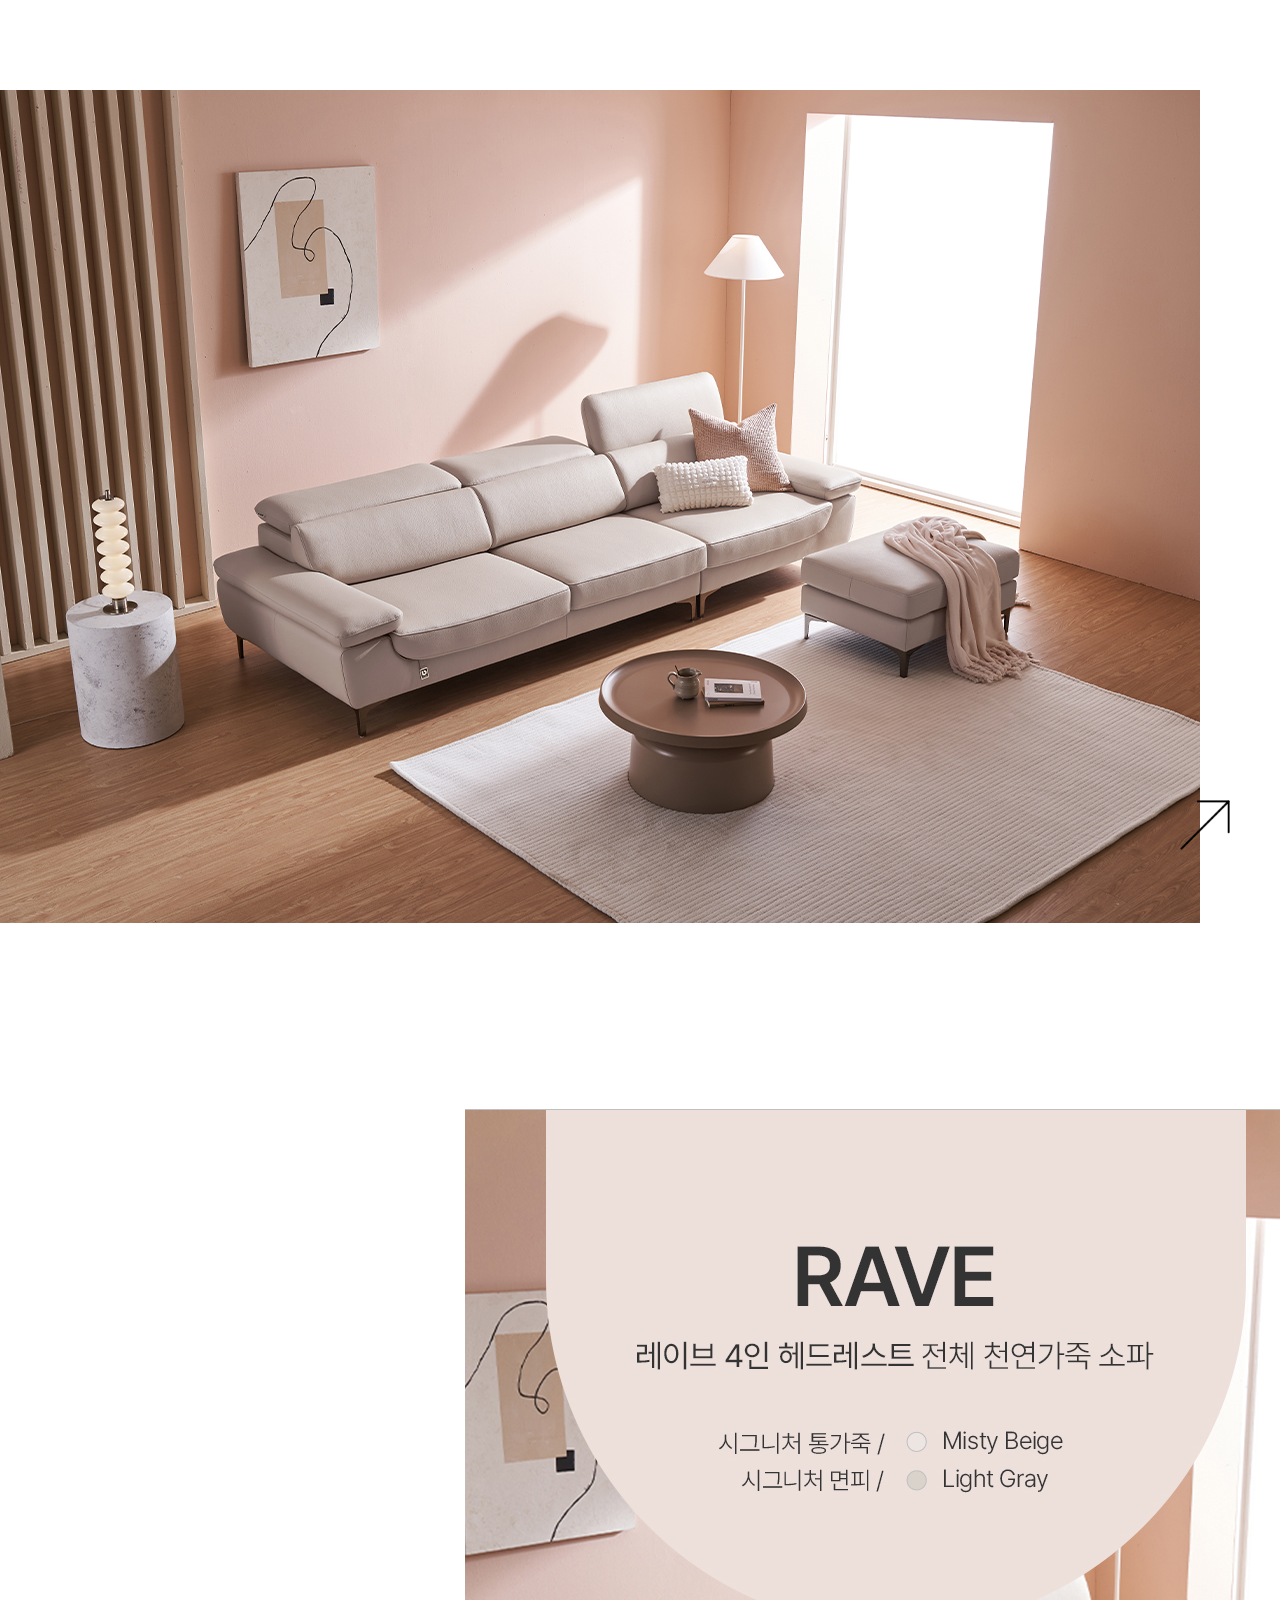
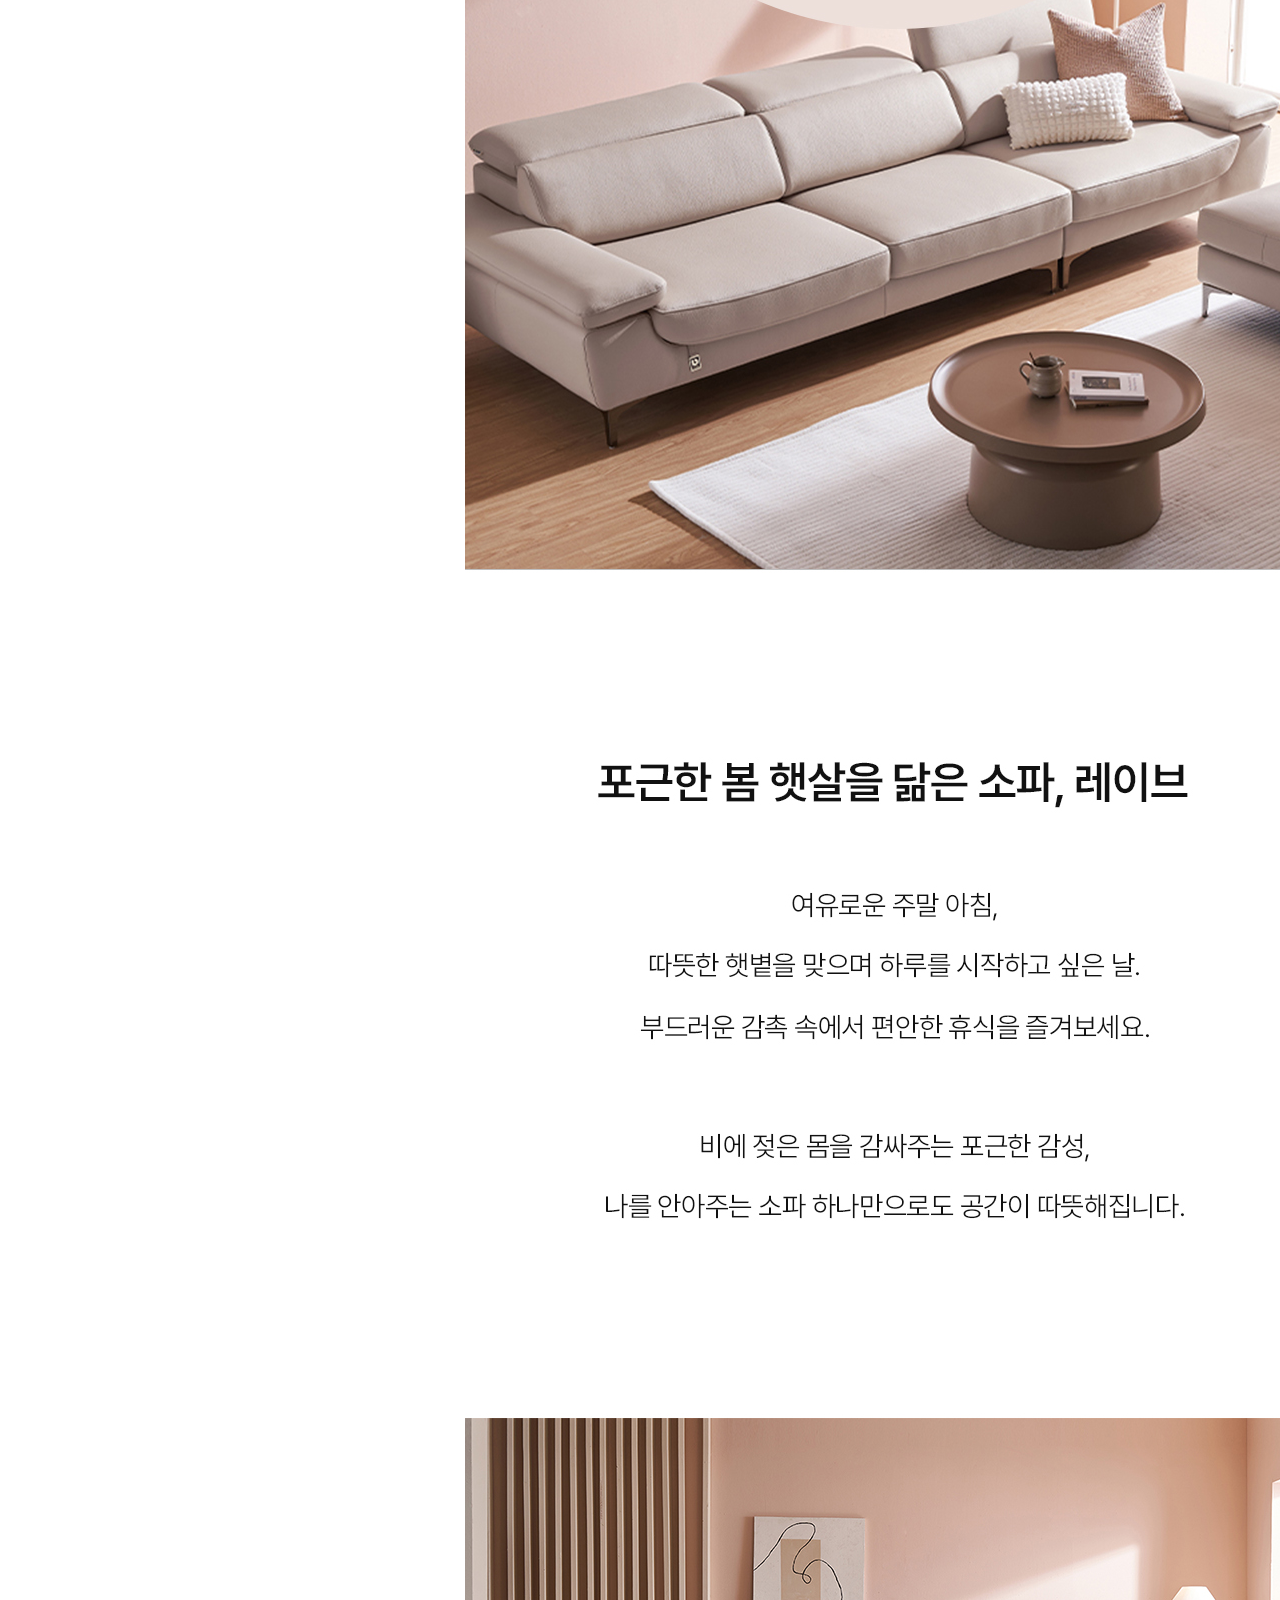
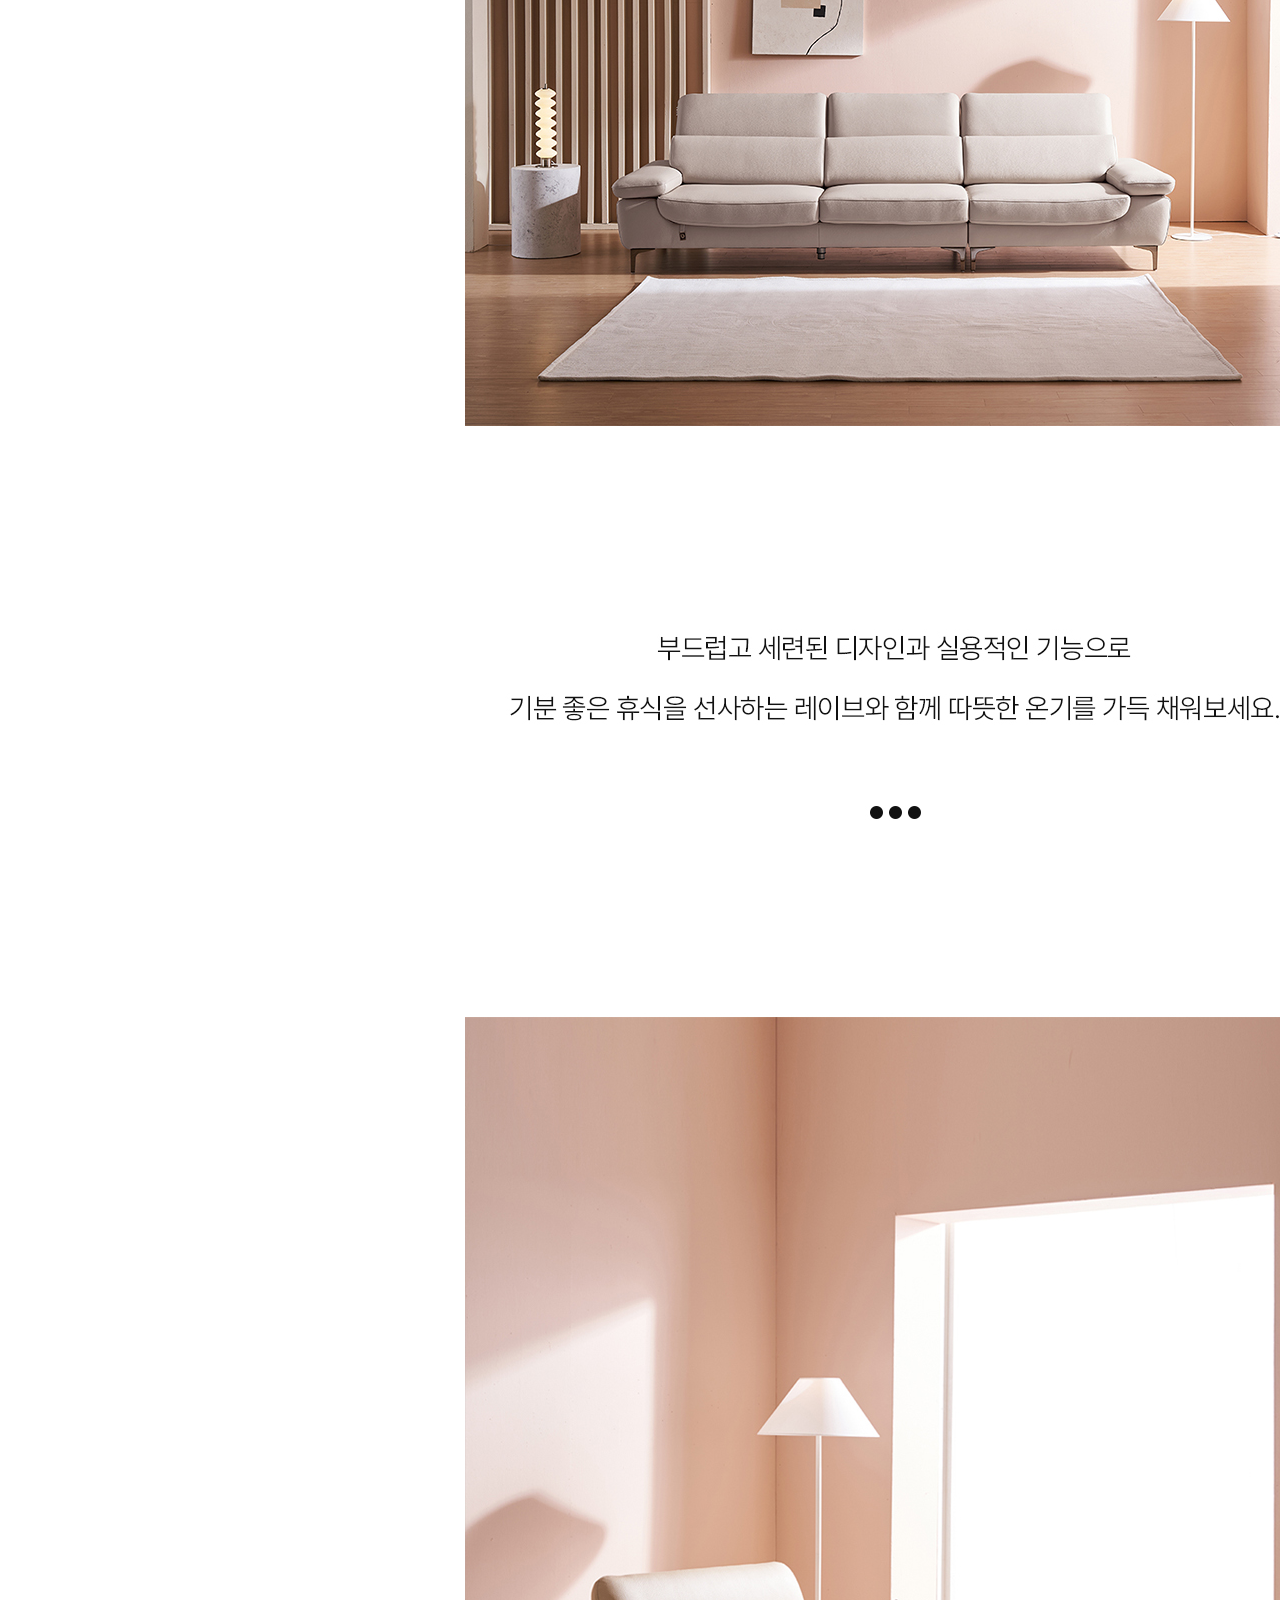
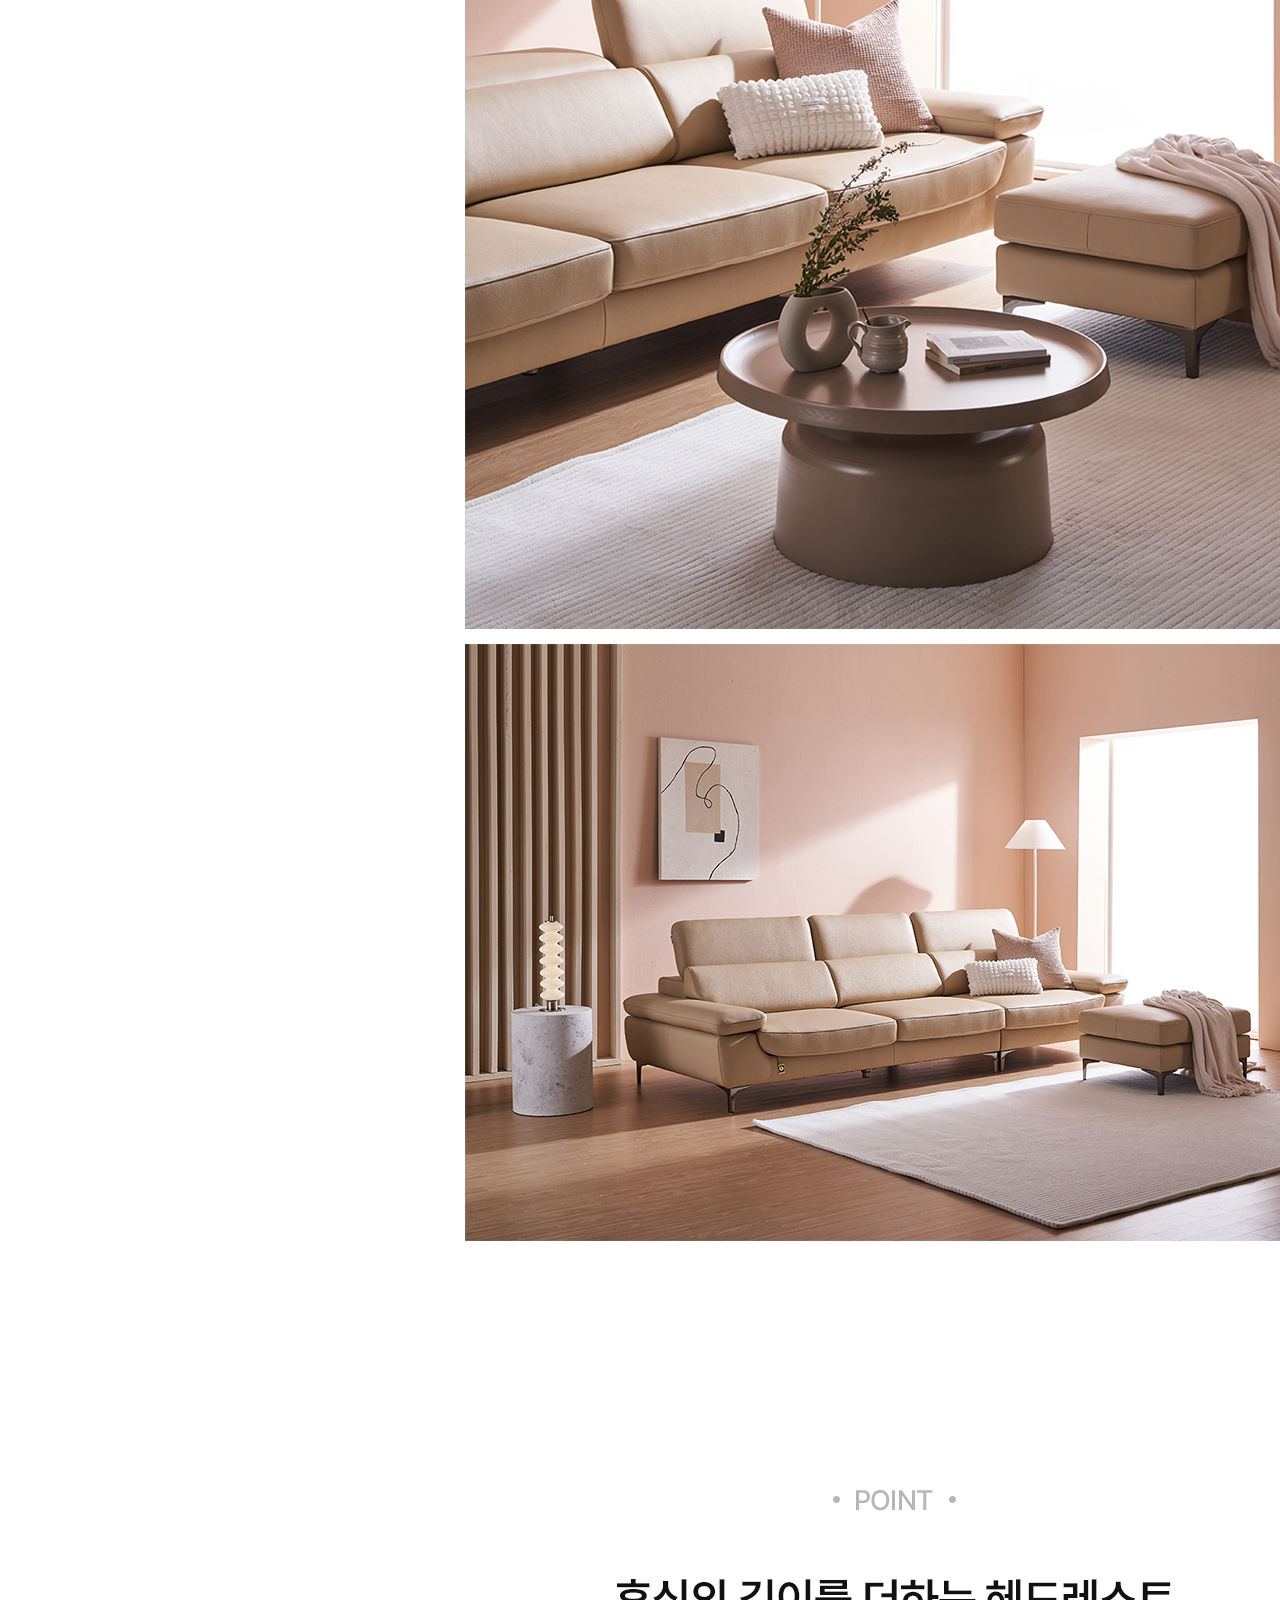
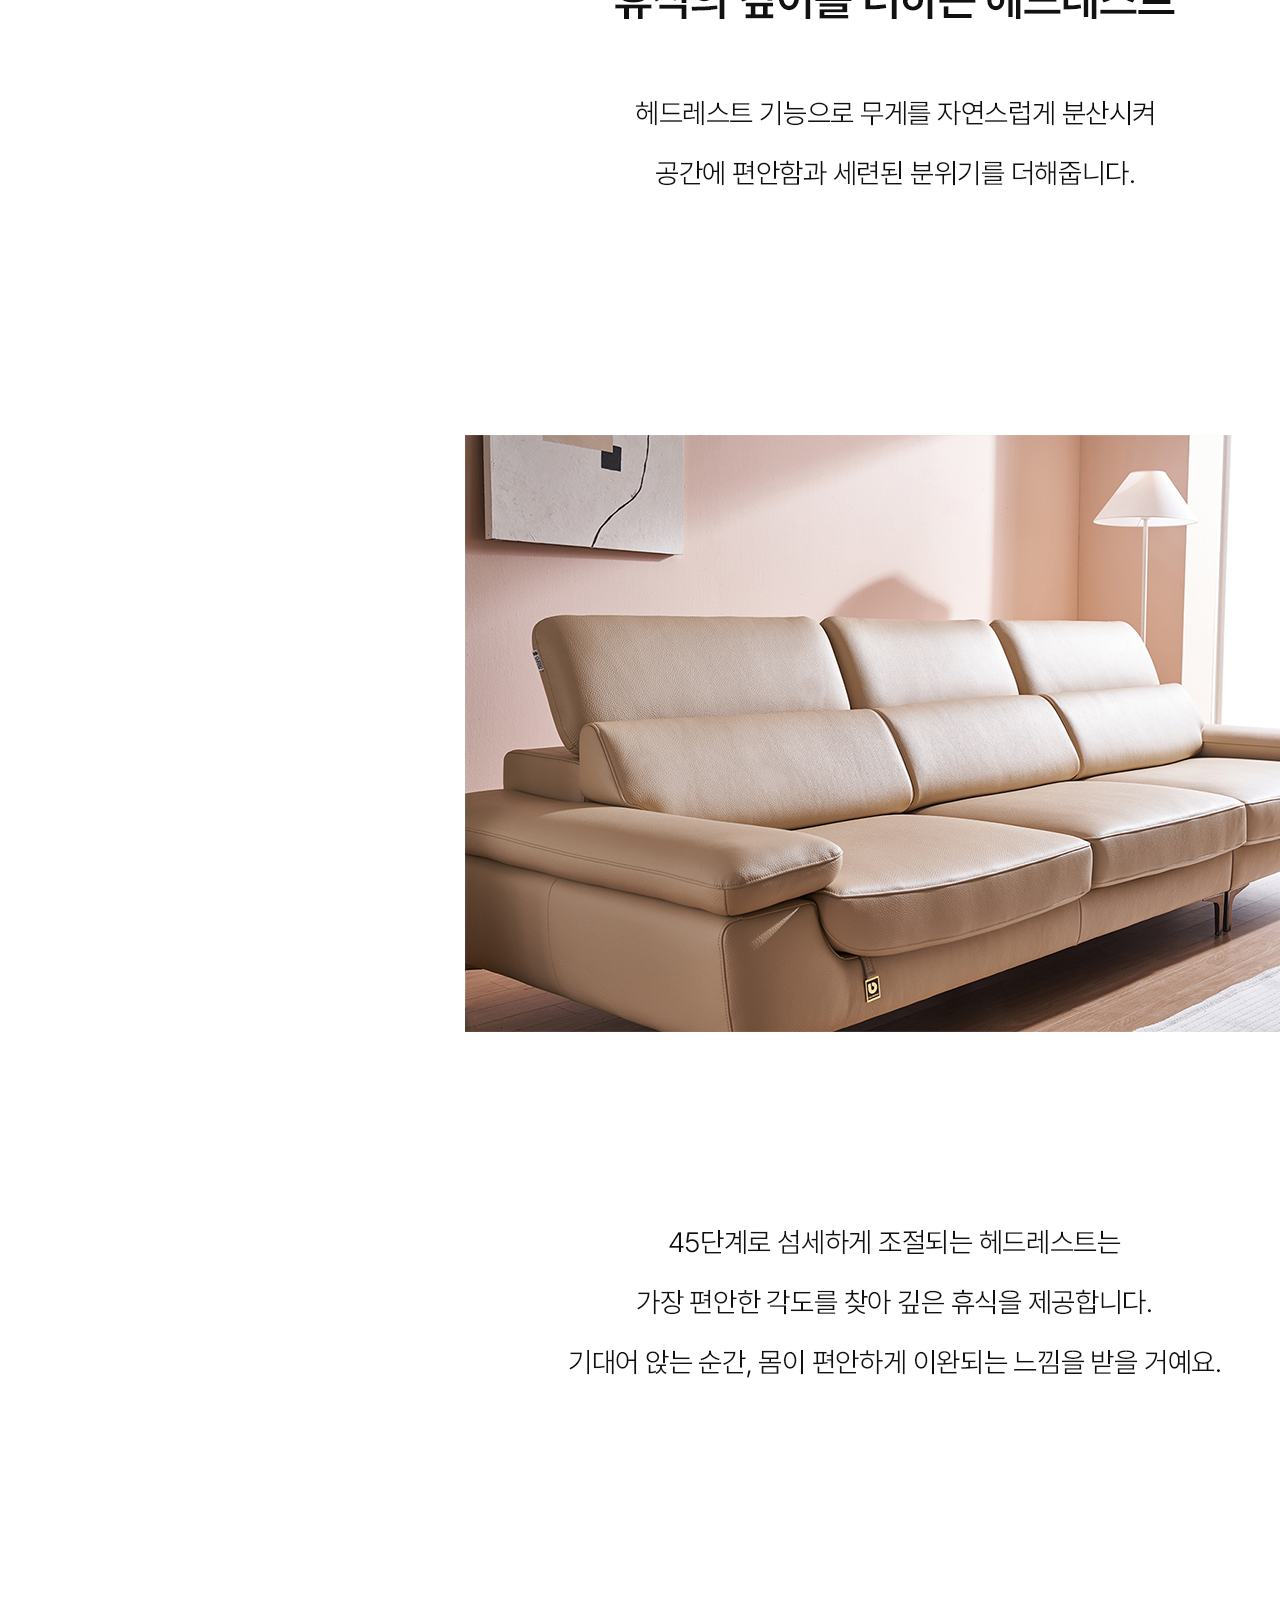
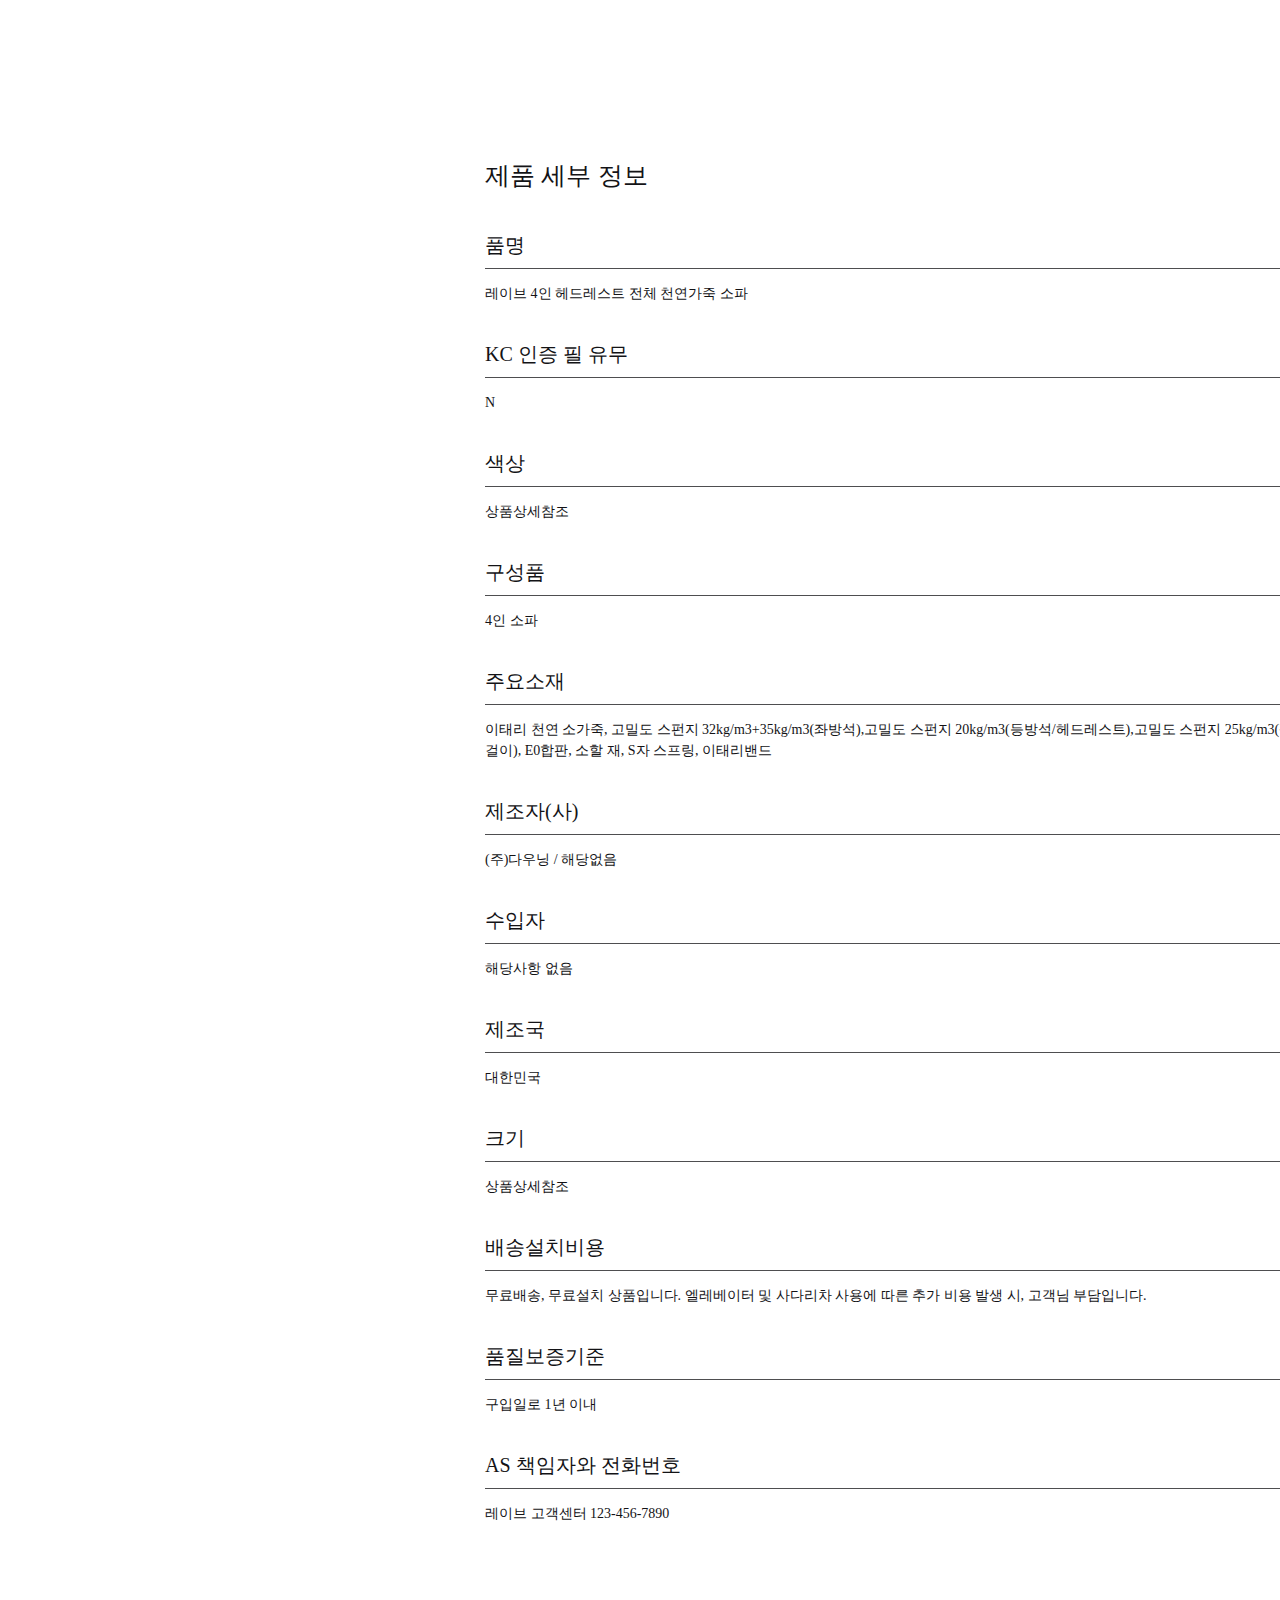
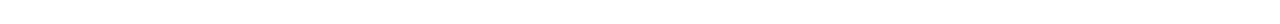
<file: detail_01/detail_01.html>
<!DOCTYPE html>
<html lang="ko">

<head>
    <meta charset="UTF-8">
    <meta name="viewport" content="width=1790">
    <title>RAVE</title>
    <link rel="icon" href="./images/ravelogo.png" type="image/png">

    <link rel="stylesheet" href="./detail_01.css">
</head>

<body>

    <!-- 상품 주문창 -->
    <div id="product">
        <div class="img">
            <img src="./images/rave.jpg" alt="product">
        </div>
        <div class="right">
            <div class="border">
                <h1>레이브 4인 헤드레스트 전체 천연가죽 소파</h1>
                <h2>
                    2,850,000원</h2>
            </div>
            <table class="selectbox">
                <tr>
                    <th>가죽</th>
                    <td>
                        <select name="option">
                            <option value="*">옵션을 선택해 주세요.</option>
                            <option value="103">시그니처 면피</option>
                        </select>
                    </td>
                </tr>
                <tr>
                    <th>컬러</th>
                    <td>
                        <select name="number">
                            <option value="*">옵션을 선택해 주세요.</option>
                            <option value="1">미스티 베이지</option>
                            <option value="2">라이트 그레이</option>
                        </select>
                    </td>
                </tr>
                <tr>
                    <th>고이스</th>
                    <td>
                        <select name="number">
                            <option value="*">추가상품</option>
                            <option value="1">레이브 고이스(시그니처 면피) (+850,000원)</option>
                        </select>
                    </td>
                </tr>
                <tr>
                    <th>스툴</th>
                    <td>
                        <select name="number">
                            <option value="*">추가상품</option>
                            <option value="1">레이브 스툴(시그니처 면피) (+350,000원)</option>
                        </select>
                    </td>
                </tr>
            </table>
            <ul class="order">
                <li><a href="#">장바구니</a></li>
                <li><a href="#">구매하기</a></li>
            </ul>
        </div>
    </div>

    <!-- 상세페이지 -->
    <div class="main">
        <img src="./images/detail_sofa.jpg" alt="detail_sofa">
    </div>

    <!-- 제품 정보 -->
    <div class="info">
        <h1>제품 세부 정보</h1>

        <h2>품명</h2>
        <p>레이브 4인 헤드레스트 전체 천연가죽 소파</p>

        <h2>KC 인증 필 유무</h2>
        <p>N</p>

        <h2>색상</h2>
        <p>상품상세참조</p>

        <h2>구성품</h2>
        <p>4인 소파</p>

        <h2>주요소재</h2>
        <p>이태리 천연 소가죽, 고밀도 스펀지 32kg/m3+35kg/m3(좌방석),고밀도 스펀지 20kg/m3(등방석/헤드레스트),고밀도 스펀지 25kg/m3(팔걸이), E0합판, 소할 재, S자 스프링, 이태리밴드</p>

        <h2>제조자(사)</h2>
        <p>(주)다우닝 / 해당없음</p>

        <h2>수입자</h2>
        <p>해당사항 없음</p>

        <h2>제조국</h2>
        <p>대한민국</p>

        <h2>크기</h2>
        <p>상품상세참조</p>

        <h2>배송설치비용</h2>
        <p>무료배송, 무료설치 상품입니다. 엘레베이터 및 사다리차 사용에 따른 추가 비용 발생 시, 고객님 부담입니다.</p>

        <h2>품질보증기준</h2>
        <p>구입일로 1년 이내</p>

        <h2>AS 책임자와 전화번호</h2>
        <p>레이브 고객센터 123-456-7890</p>
    </div>

    <!-- 푸터 -->

    <!-- 탑버튼 -->
    <a href="#" class="top_btn">
        <img src="./images/top.png" alt="탑 버튼">
    </a>

</body>

</html>
</file>
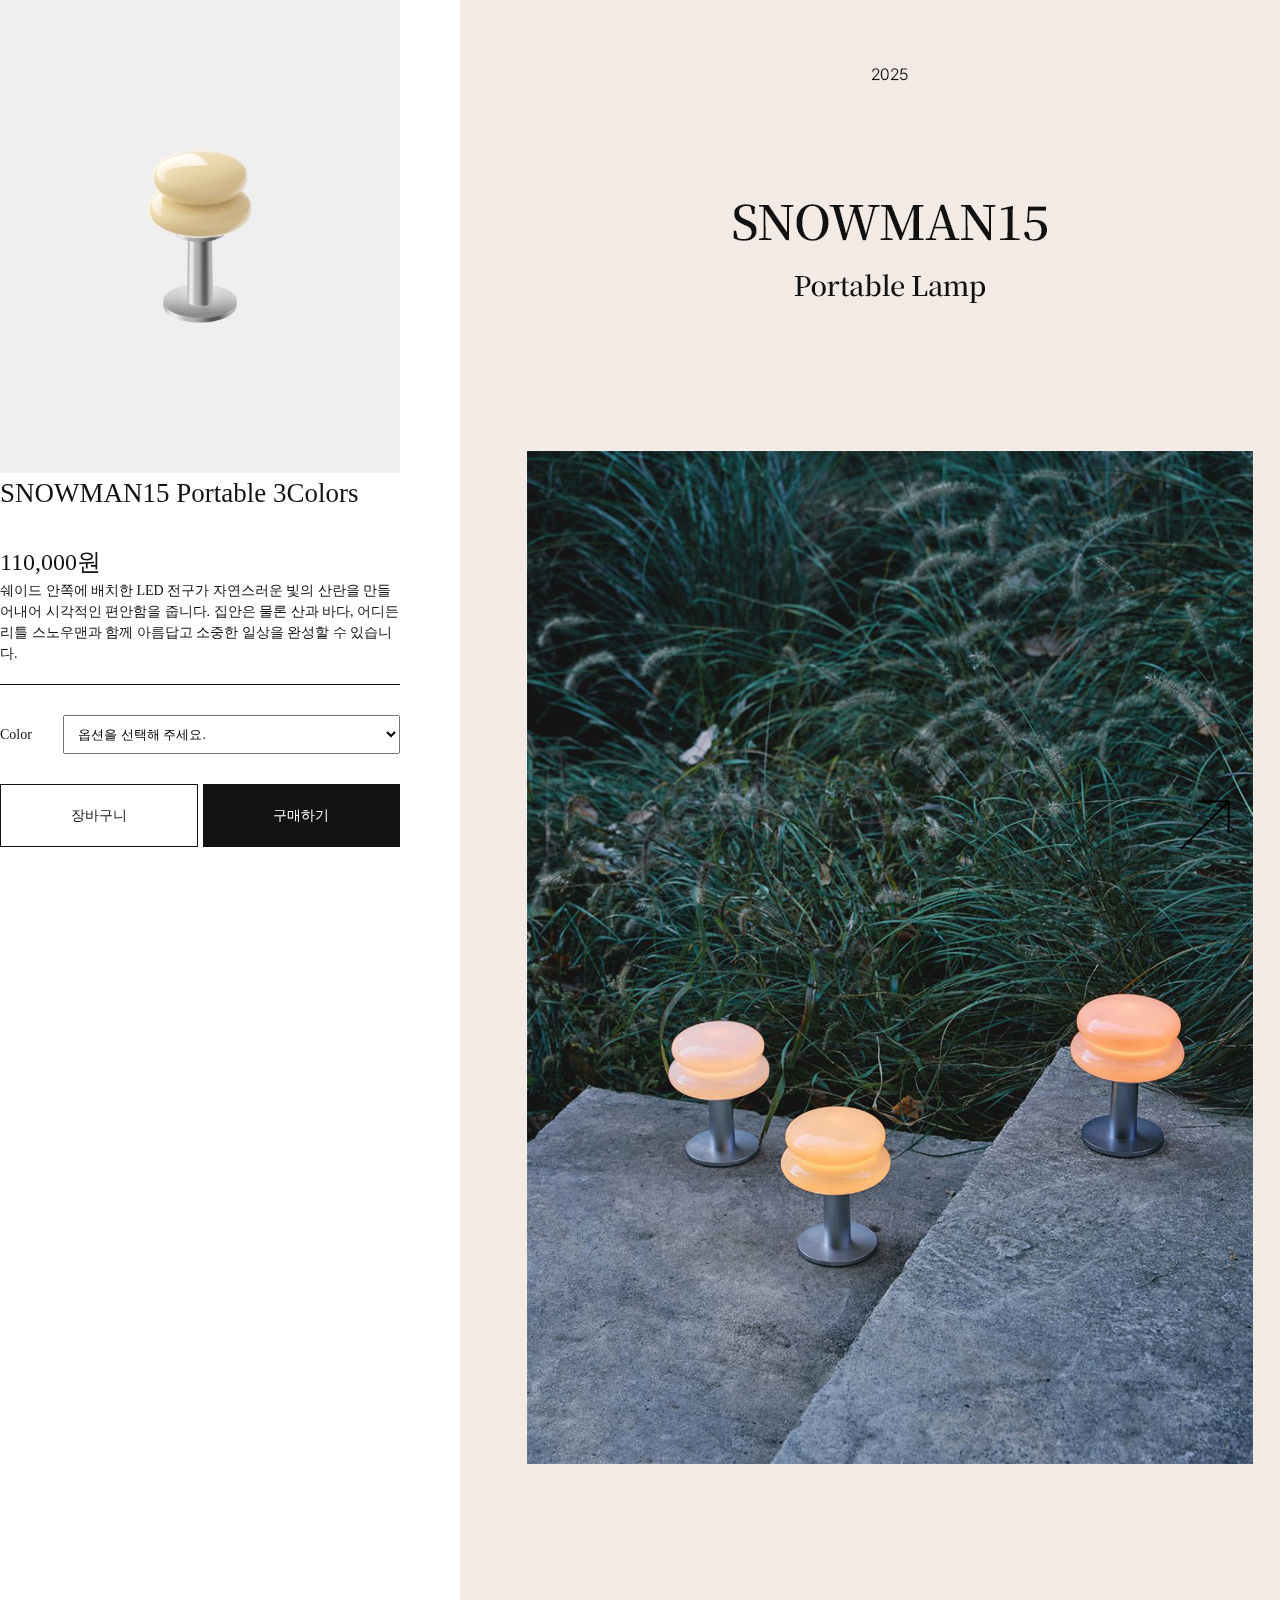
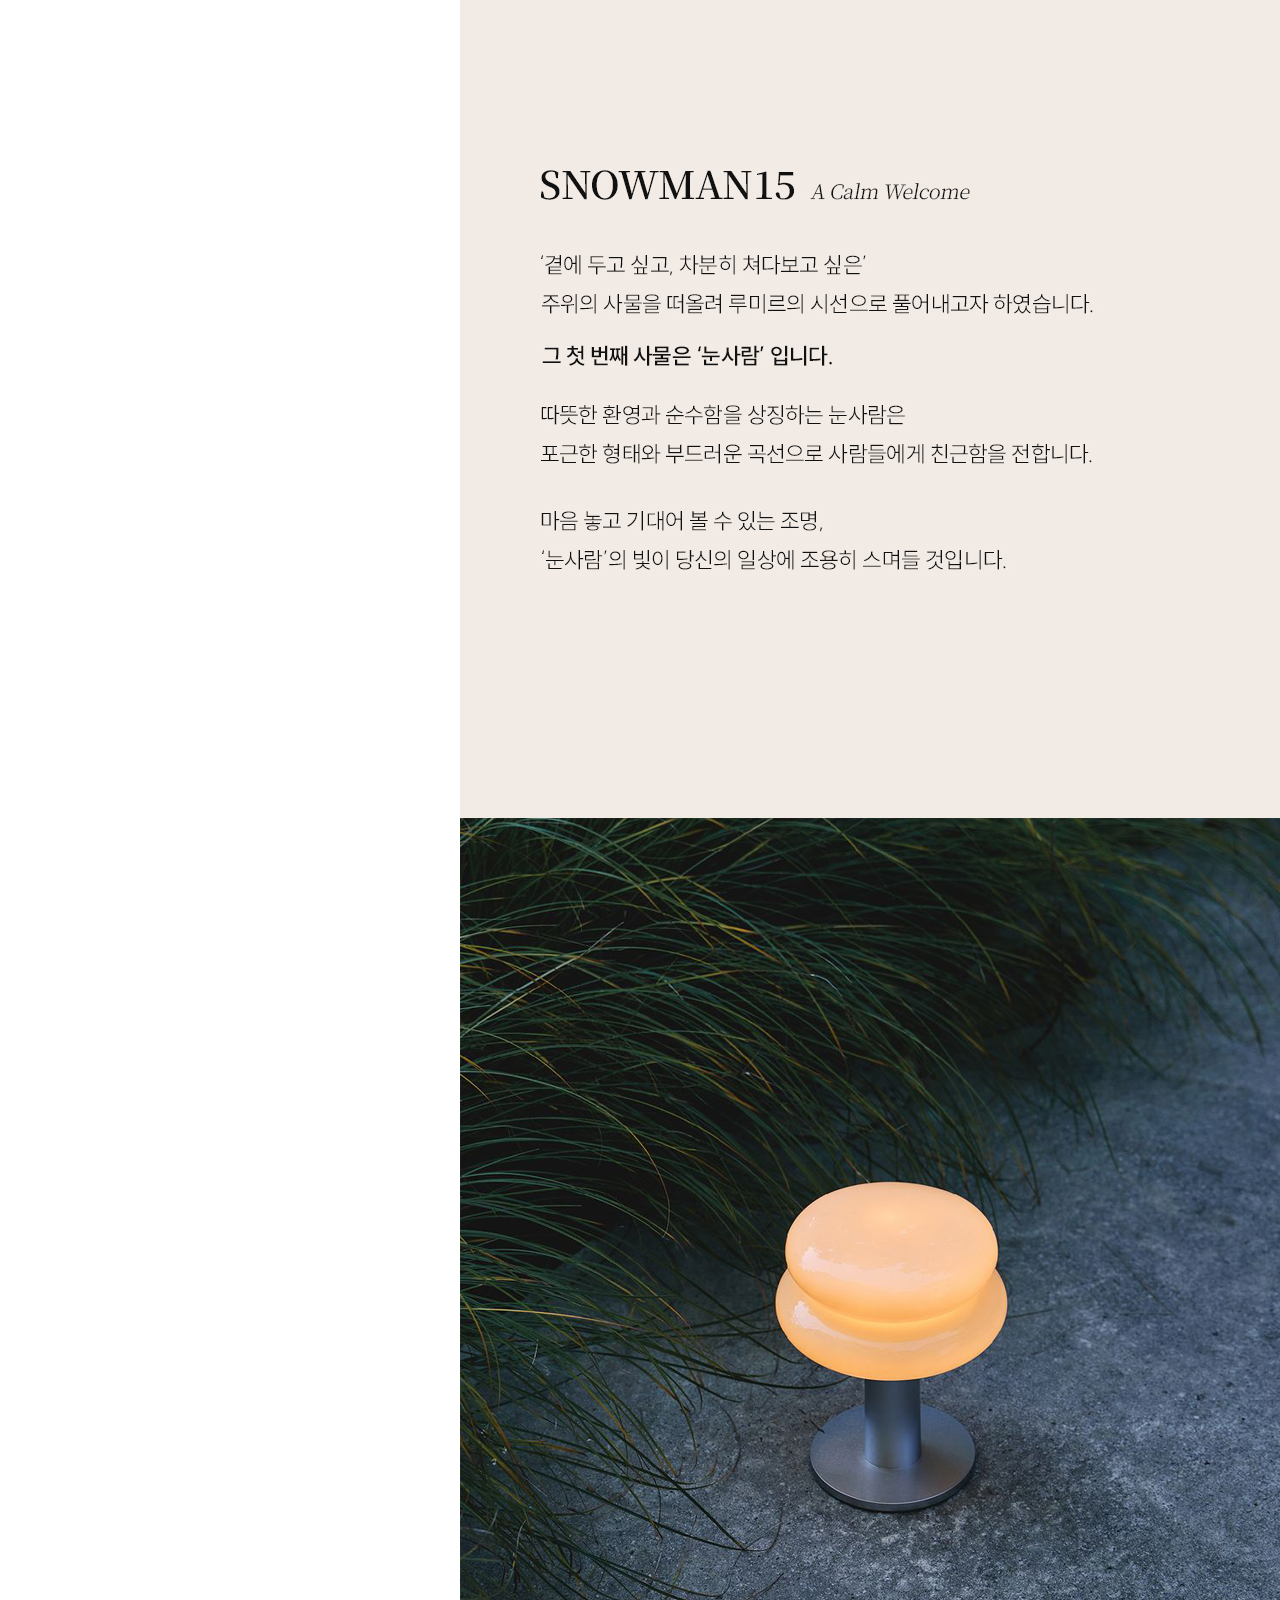
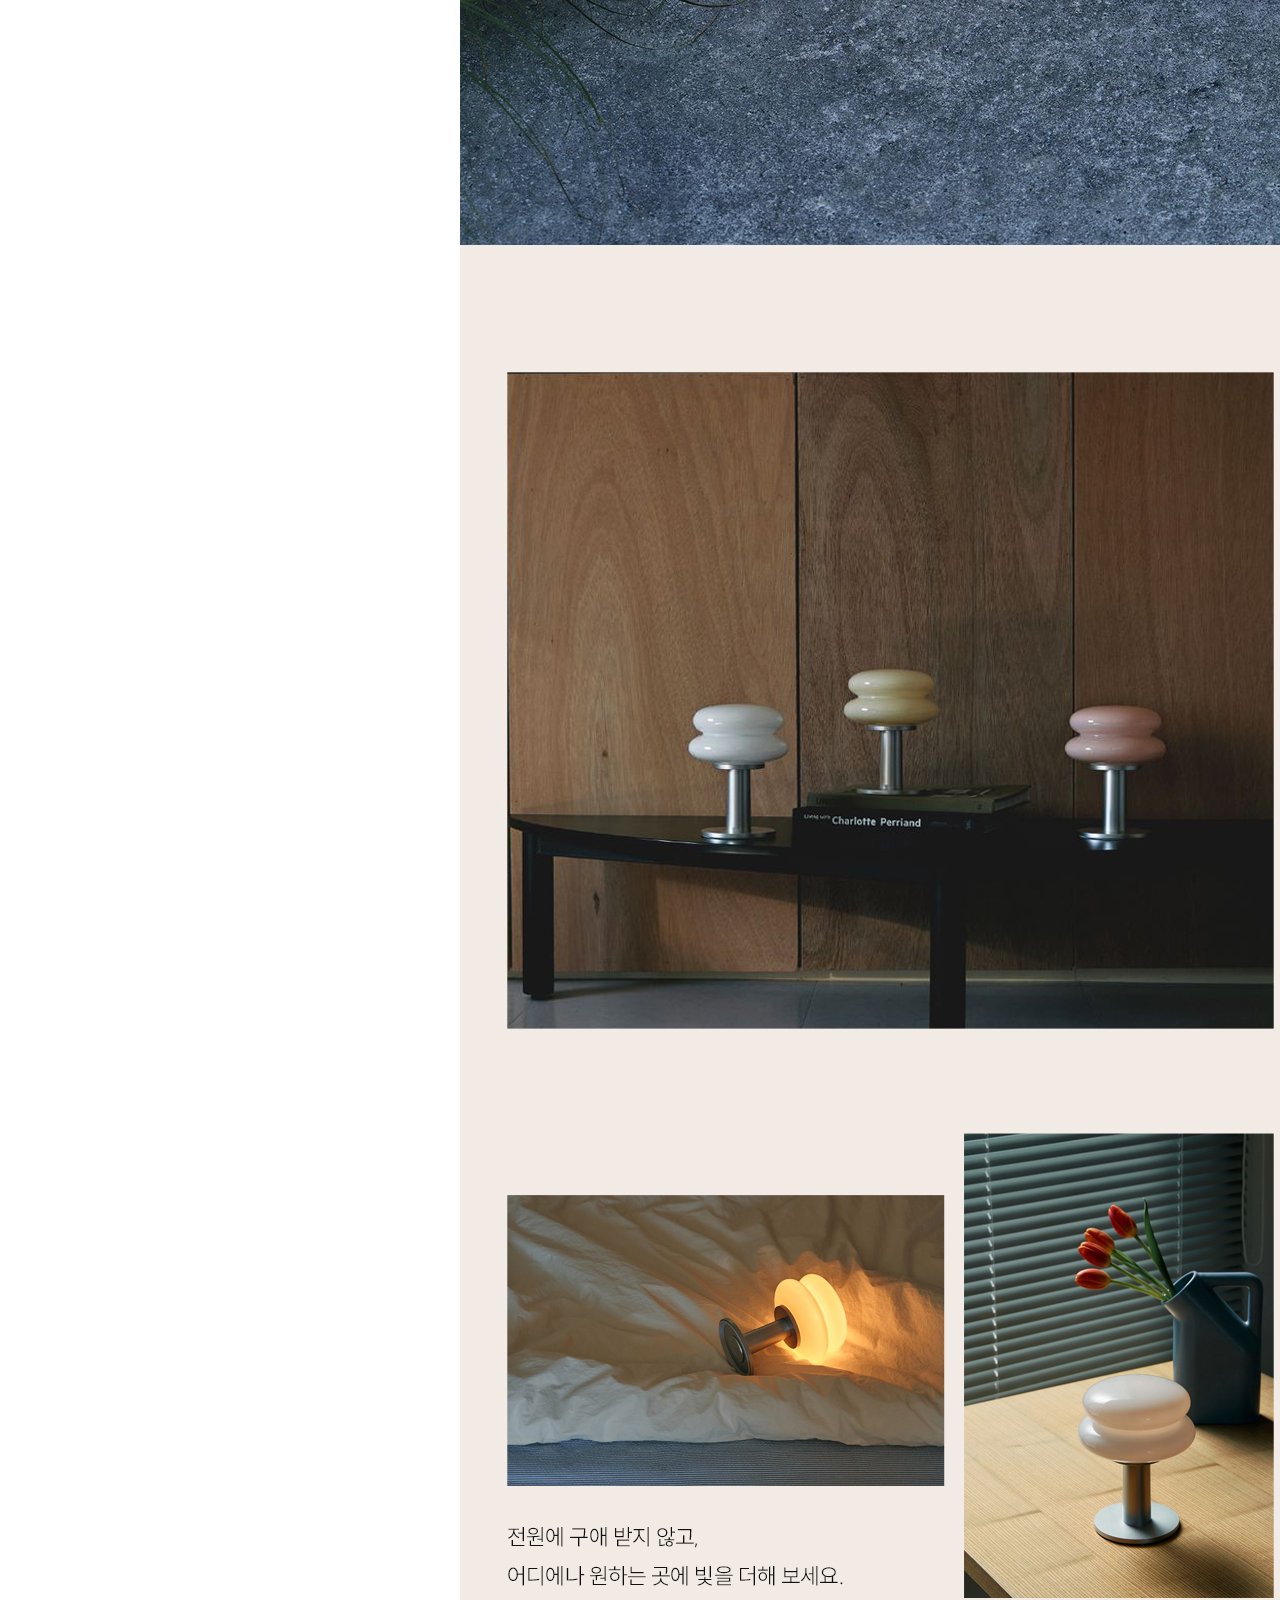
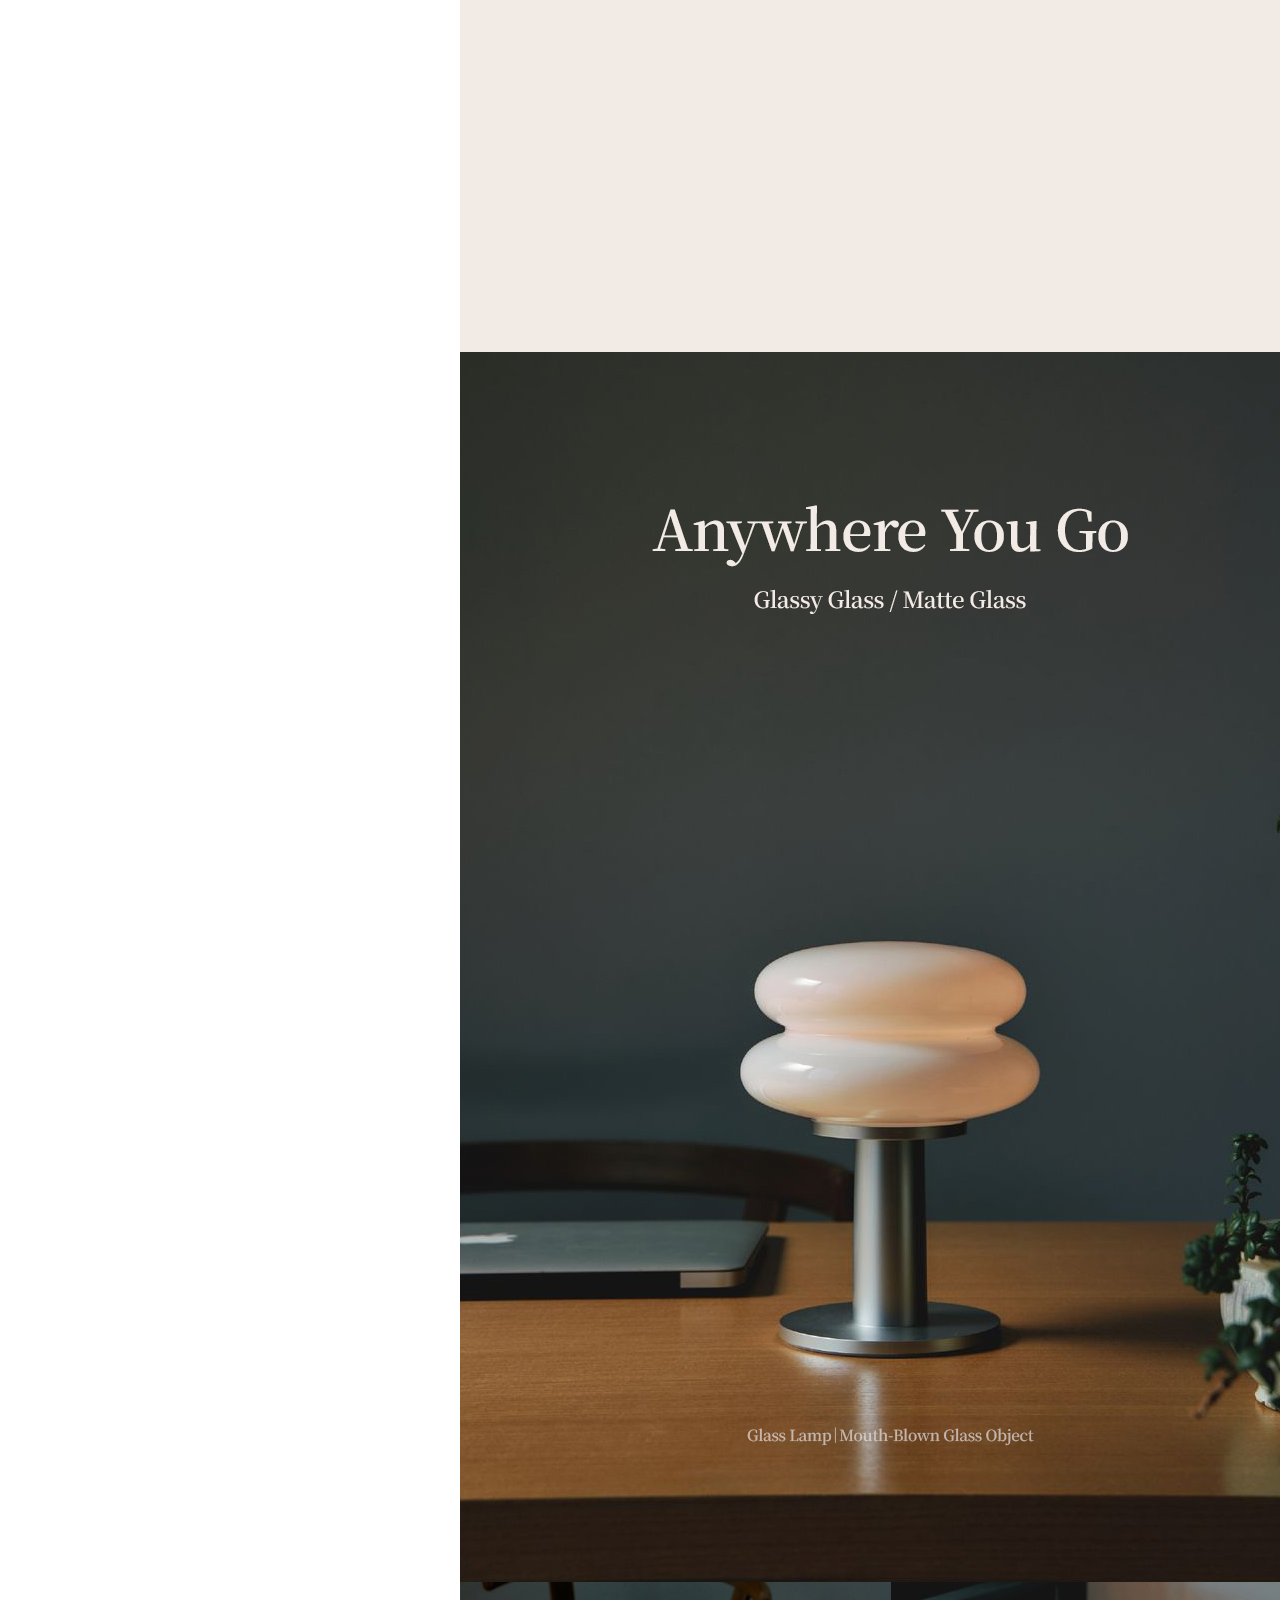
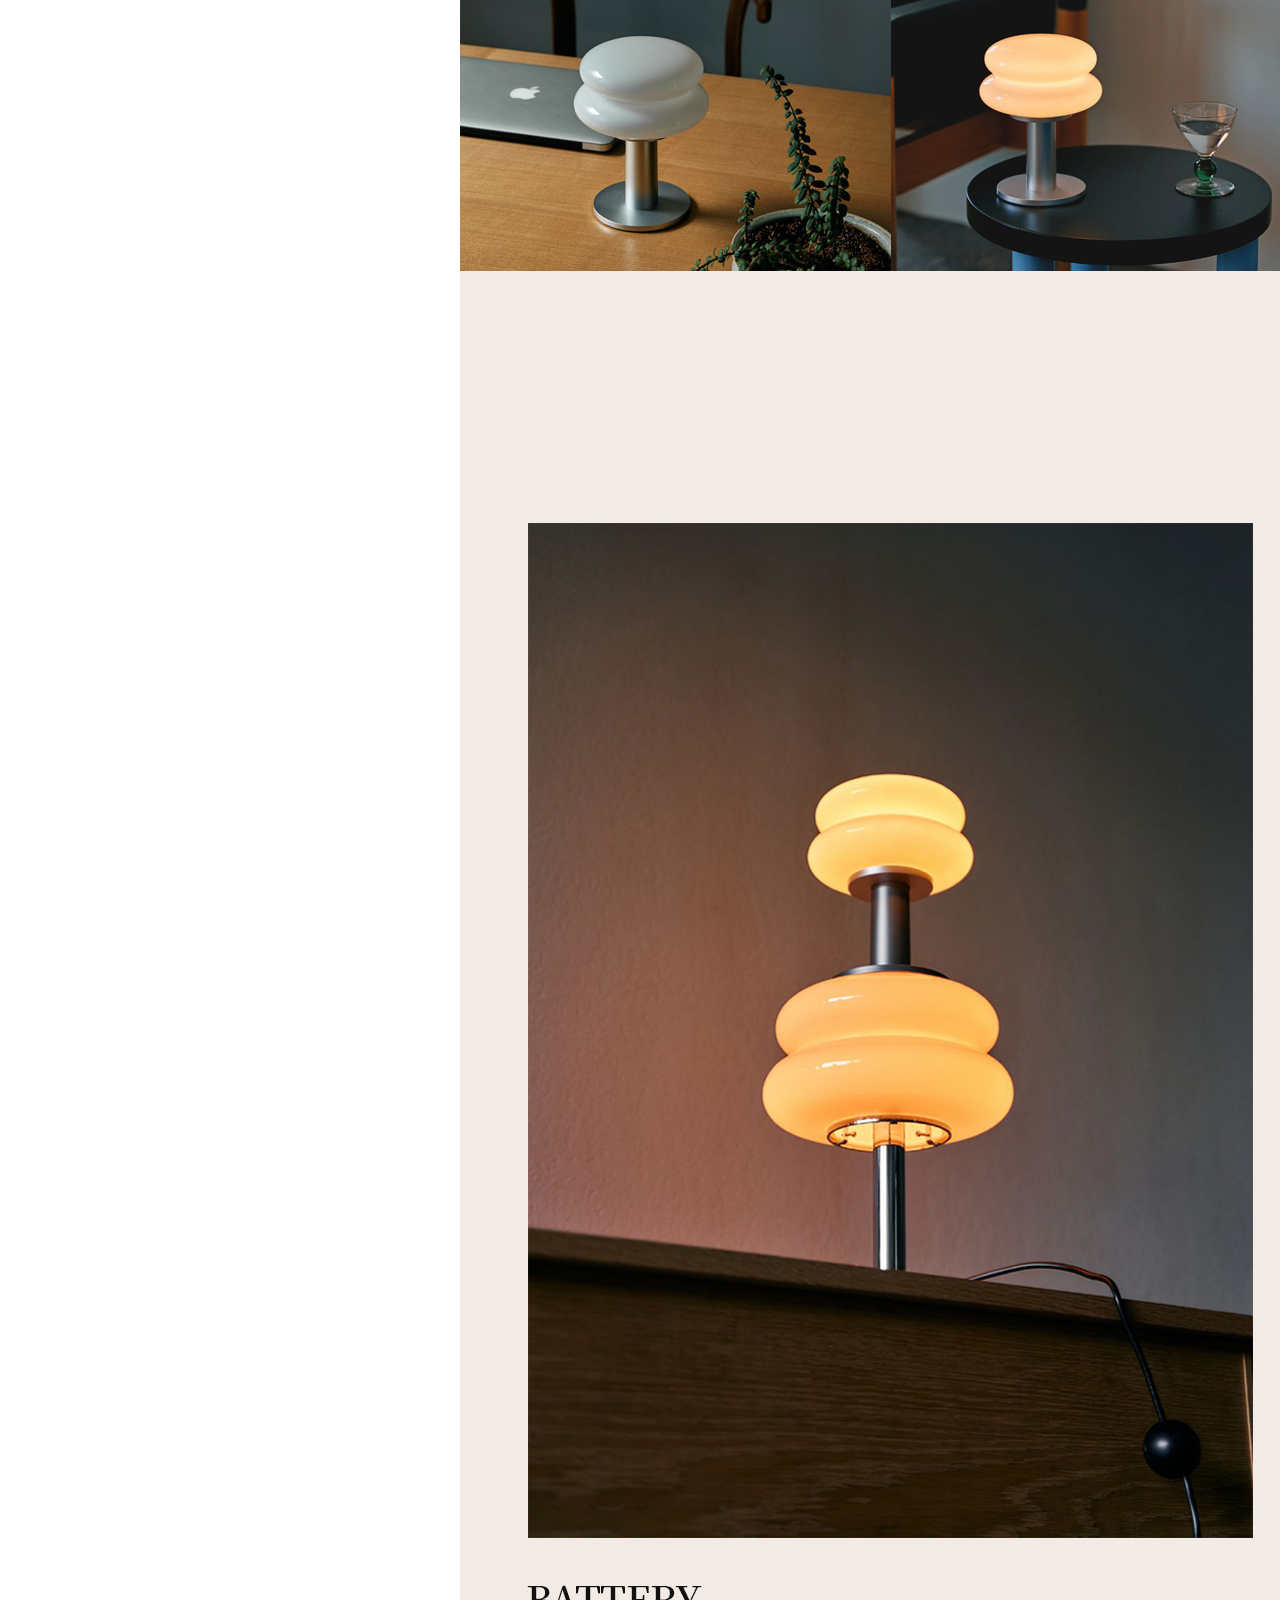
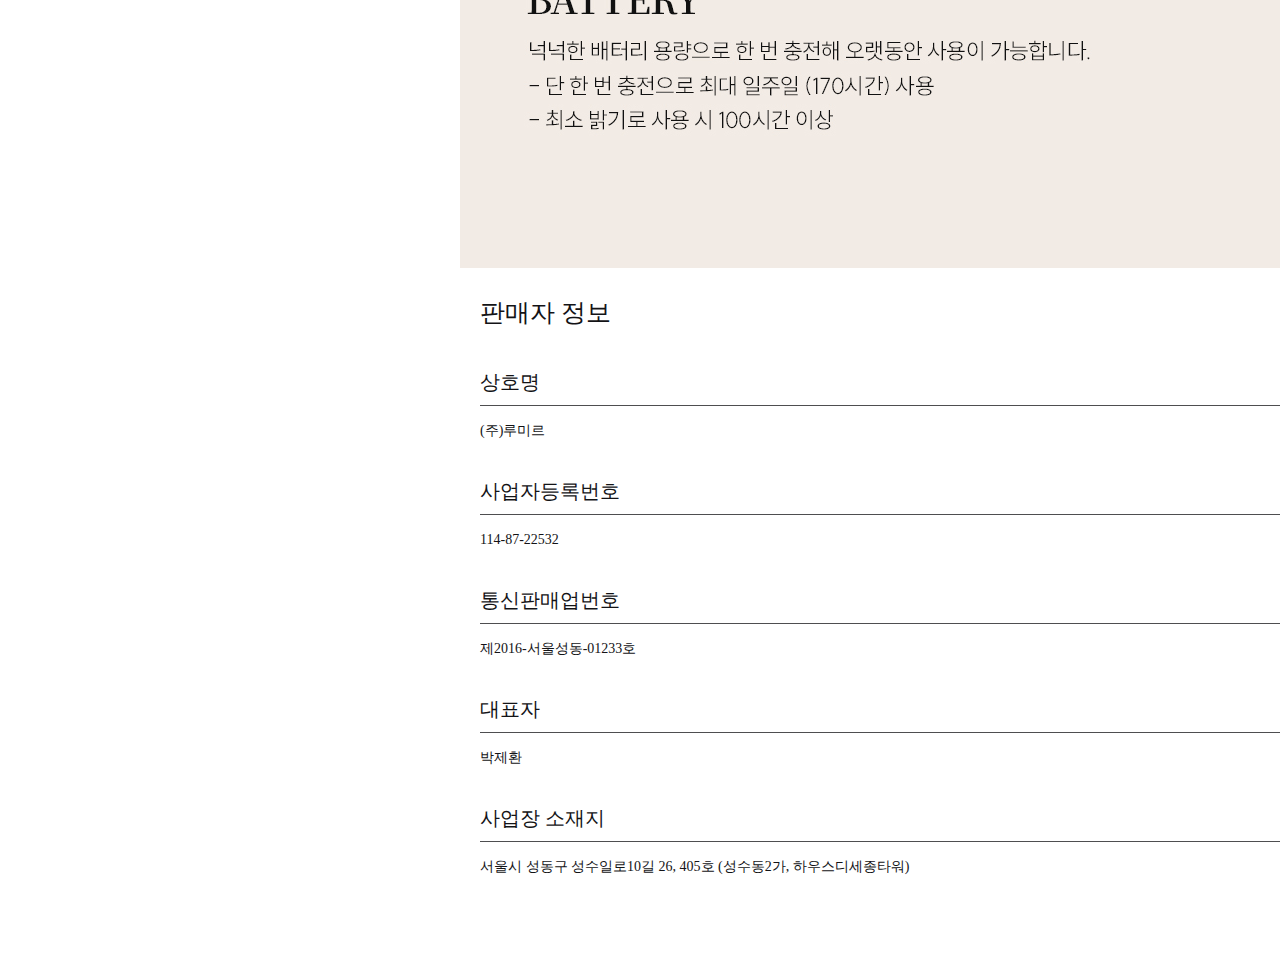
<file: detail_02/detail_02.html>
<!DOCTYPE html>
<html lang="ko">

<head>
    <meta charset="UTF-8">
    <meta name="viewport" content="width=1400">
    <title>LUMIR</title>
    <link rel="icon" href="./images/logo.png" type="image/png">

    <link rel="stylesheet" href="./detail_02.css">
</head>

<body>

    <!-- 중앙 전체 -->
    <div class="wrap">
        <!-- 상품 주문창 -->
        <div id="product">
            <div class="img">
                <img src="./images/light.jpg" alt="light">
            </div>
            <div class="right">
                <div class="border">
                    <h1>SNOWMAN15 Portable 3Colors</h1>
                    <h2>110,000원</h2>

                    <p>쉐이드 안쪽에 배치한 LED 전구가 자연스러운 빛의 산란을 만들어내어 시각적인 편안함을 줍니다. 집안은 물론 산과 바다, 어디든 리틀 스노우맨과 함께 아름답고 소중한 일상을 완성할 수 있습니다.
                    </p>
                </div>
                <table class="selectbox">
                    <tr>
                        <th>Color</th>
                        <td>
                            <select name="option">
                                <option value="*">옵션을 선택해 주세요.</option>
                                <option value="103">White</option>
                                <option value="305">Butter</option>
                                <option value="Peach">Peach</option>
                            </select>
                        </td>
                    </tr>
                </table>
                <ul class="order">
                    <li><a href="#">장바구니</a></li>
                    <li><a href="#">구매하기</a></li>
                </ul>
            </div>
        </div>

        <div class="detail_wrap">
            <!-- 상세페이지 -->
            <div class="main">
                <img src="./images/detail_light.jpg" alt="detail_light">
            </div>

            <!-- 제품 정보 -->
            <div class="info">
                <h1>판매자 정보</h1>

                <h2>상호명</h2>
                <p>(주)루미르</p>

                <h2>사업자등록번호</h2>
                <p>114-87-22532</p>

                <h2>통신판매업번호</h2>
                <p>제2016-서울성동-01233호</p>

                <h2>대표자</h2>
                <p>박제환</p>

                <h2>사업장 소재지</h2>
                <p>서울시 성동구 성수일로10길 26, 405호 (성수동2가, 하우스디세종타워)</p>
            </div>
        </div>
    </div>

    <!-- 푸터 -->


    <!-- 탑버튼 -->
    <a href="#" class="top_btn">
        <img src="./images/top.png" alt="탑 버튼">
    </a>

</body>

</html>
</file>
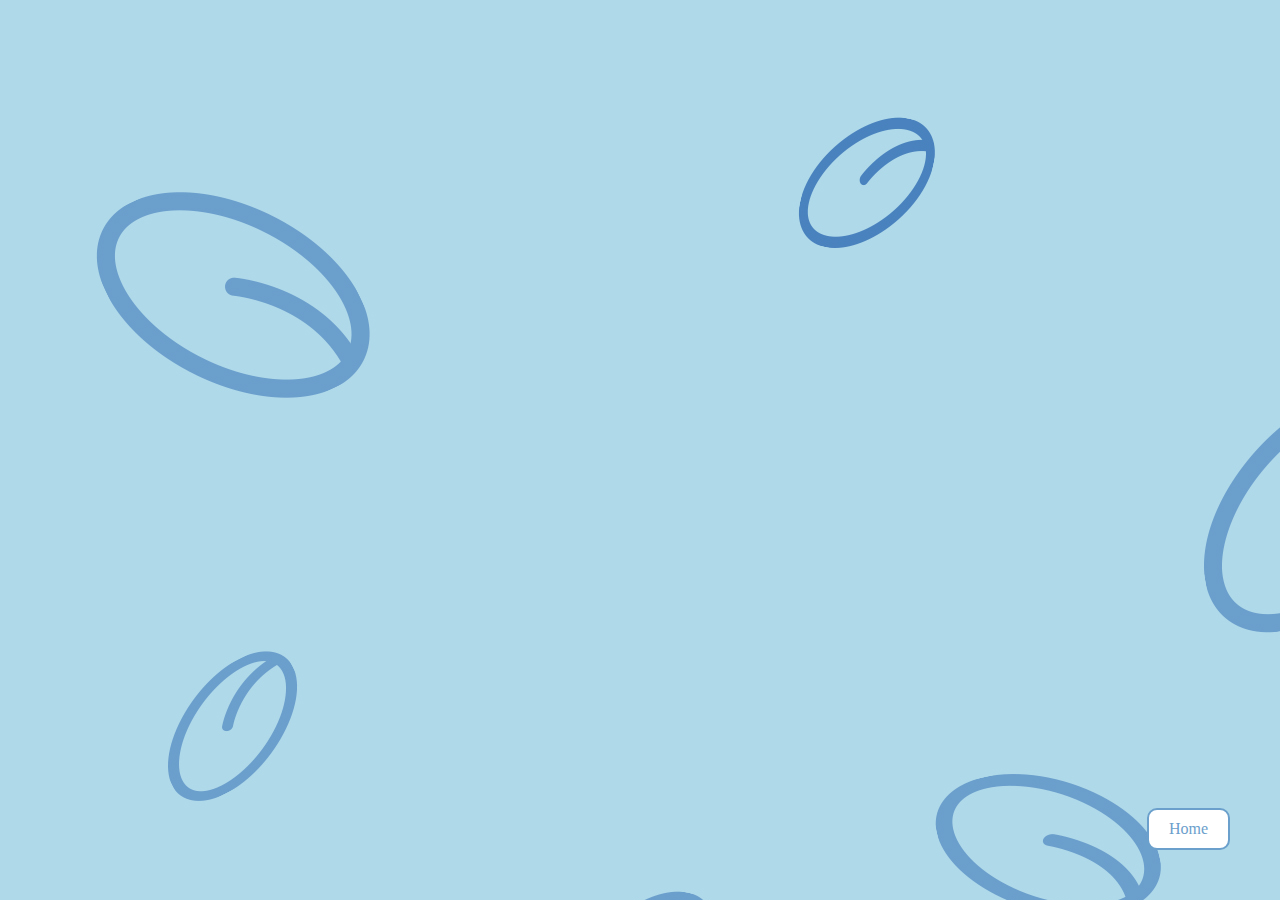
<file: video/video.html>
<!DOCTYPE html>
<html lang="ko">

<head>
    <meta charset="UTF-8">
    <meta http-equiv="X-UA-Compatible" content="IE=edge">
    <meta name="viewport" content="width=device-width, initial-scale=1">
    <title>비디오</title>
    <link href="https://webfontworld.github.io/pretendard/Pretendard.css" rel="stylesheet">

    <style>
        * {
            margin: 0;
            padding: 0;
        }

        body {
            font-family: 'Pretendard';
            height: 100vh;
            background: url(./background.jpg);
            text-align: center;
            padding-top: calc(calc(100vh - 720px) / 2);
            box-sizing: border-box;
        }

        iframe {
            width: 90%;
            max-width: 1280px;
        }

        a {
            text-decoration: none;
            color: #6ba0cc;
            background-color: #fff;
            border: 2px solid #6ba0cc;
            padding: 10px 20px;
            display: block;
            position: fixed;
            right: 50px;
            bottom: 50px;
            border-radius: 10px;
        }

        a:hover {
            color: #fff;
            background-color: #6ba0cc;
        }
    </style>
</head>

<body>
    <iframe width="1280" height="720" src="https://www.youtube.com/embed/yJPmBB8HkDw" title="손수" frameborder="0"
        allow="accelerometer; autoplay; clipboard-write; encrypted-media; gyroscope; picture-in-picture; web-share"
        allowfullscreen></iframe>
    <a href="../index.html#projects">Home</a>
</body>

</html>
</file>
<file: detail_01/detail_01.css>
@charset "UTF-8";

/* font */
@import url('https://spoqa.github.io/spoqa-han-sans/css/SpoqaHanSansNeo.css');

html{
	scroll-behavior: smooth;
}

* {
	padding: 0;
	margin: 0;
}

body {
	font-family: 'Spoqa Han Sans Neo', 'sans-serif';
	font-size: 14px;
	line-height: 1.5;
	color: #131316;
	min-width: 1790px;
}

ul {
	list-style: none;
}

a {
	text-decoration: none;
}

/* 상품 주문창 */
#product {
	width: 1790px;
	margin: 90px auto 0;
	padding-top: 0px;
	display: flex;
	justify-content: space-between;
}


.right h1 {
	font-weight: 500;
	font-size: 27px;
}

.right h2 {
	font-size: 24px;
	font-weight: 500;
	margin-top: 30px;
}

.right h3 {
	font-size: 16px;
	font-weight: 500;
	margin-top: 30px;
}

.right dl {
	margin: 10px 5px;
}

.right dt {
	padding-bottom: 5px;
}

.border {
	border-bottom: 1.5px solid #131316;
	padding-bottom: 20px;
}

.selectbox{
	margin: 20px 0;
	border-collapse: collapse;
	width: 100%;
}
.selectbox th{
	text-align: left;
	font-weight: 400;
}
.selectbox th, .selectbox td{
	padding: 10px 0;
}
.selectbox select{
	outline: none;
	width: 100%;
	padding: 10px;
}

.order {
	display: flex;
	justify-content: space-between;
	gap: 5px;
}

.order li{
	flex: 1;
	text-align: center;
}

.order li a {
	border: 1px #131316 solid;
	color: #131316;
	display: block;
	padding: 20px 0;
}

.order li:nth-child(2) a {
	background-color: #131316;
	color: #fff;
}

.order li a:hover {
	background-color: rgba(19, 19, 22, 0.5);
	color: #fff;
}


/* 상세페이지 */
.main {
	width: 860px;
	margin: 180px auto;
}


/* 제품 정보 */
.info{
	width: 860px;
	margin: 0px auto 100px;
    box-sizing: border-box;
    padding: 0 20px;
}
.info h1 {
    font-size: 25px;
    font-weight: 400;
}
.info h2 {
    font-weight: 500;
    font-size: 20px;
	padding: 35px 0 8px;
	border-bottom: 1px solid #131316bf;
	margin-bottom: 14px;
}
.info ol{
	list-style: decimal inside;
}

.info .ol_in{
	padding-left: 20px;
	list-style: circle inside;
}


/* 푸터 */
.footer {
	background-color: #131316;
	padding: 20px 0;
}
.footer img{
	display: block;
	margin: auto;
	width: 100px;
	filter: brightness(10);
}


/* 탑 버튼 */
.top_btn{
	position: fixed;
	right: 50px;
	bottom: 50px;
	z-index: 99;
}
.top_btn img{
	display: block;
	width: 50px;
}
</file>
<file: detail_02/detail_02.css>
@charset "UTF-8";

/* font */
@import url('https://spoqa.github.io/spoqa-han-sans/css/SpoqaHanSansNeo.css');

html{
	scroll-behavior: smooth;
}

* {
	padding: 0;
	margin: 0;
}

body {
	font-family: 'Spoqa Han Sans Neo', 'sans-serif';
	font-size: 14px;
	line-height: 1.5;
	color: #131316;
	min-width: 1320px;
}

ul {
	list-style: none;
}

a {
	text-decoration: none;
}
/* header */



/* 중앙 전체 */
.wrap{
    width: 1320px;
    margin: 0 auto 90px;
    display: flex;
    justify-content: space-between;
	align-items: flex-start;
}


/* 상품 주문창 */
#product {
	width: 400px;
	position: -webkit-sticky;
	position: sticky;
	top: 0;
}
#product img{
	width: 400px;
	height: 473px;
}

.right h1 {
	font-weight: 500;
	font-size: 27px;
}

.right h2 {
	font-size: 24px;
	font-weight: 500;
	margin-top: 30px;
}

.right h3 {
	font-size: 16px;
	font-weight: 500;
	margin-top: 30px;
}

.right dl {
	margin: 10px 5px;
}

.right dt {
	padding-bottom: 5px;
}

.border {
	border-bottom: 1.5px solid #131316;
	padding-bottom: 20px;
}

.selectbox{
	margin: 20px 0;
	border-collapse: collapse;
	width: 100%;
}
.selectbox th{
	text-align: left;
	font-weight: 400;
}
.selectbox th, .selectbox td{
	padding: 10px 0;
}
.selectbox select{
	outline: none;
	width: 100%;
	padding: 10px;
}

.order {
	display: flex;
	justify-content: space-between;
	gap: 5px;
}

.order li{
	flex: 1;
	text-align: center;
}

.order li a {
	border: 1px #131316 solid;
	color: #131316;
	display: block;
	padding: 20px 0;
}

.order li:nth-child(2) a {
	background-color: #131316;
	color: #fff;
}

.order li a:hover {
	background-color: rgba(19, 19, 22, 0.5);
	color: #fff;
}
.img{
	width: 400px;
	height: 473px;
}

/* 상세페이지 */
.detail_wrap {
	width: 860px;
}


/* 제품 정보 */
.info{
    padding: 20px 20px 0;
}
.info h1 {
    font-size: 25px;
    font-weight: 400;
}
.info h2 {
    font-weight: 500;
    font-size: 20px;
	padding: 35px 0 8px;
	border-bottom: 1px solid #131316bf;
	margin-bottom: 14px;
}
.info ol{
	list-style: decimal inside;
}

.info .ol_in{
	padding-left: 20px;
	list-style: circle inside;
}


/* 푸터 */
.footer {
	background-color: #131316;
	padding: 20px 0;
}
.footer img{
	display: block;
	margin: auto;
	width: 100px;
	filter: brightness(10);
}


/* 탑 버튼 */
.top_btn{
	position: fixed;
	right: 50px;
	bottom: 50px;
	z-index: 99;
}
.top_btn img{
	display: block;
	width: 50px;
}
</file>
